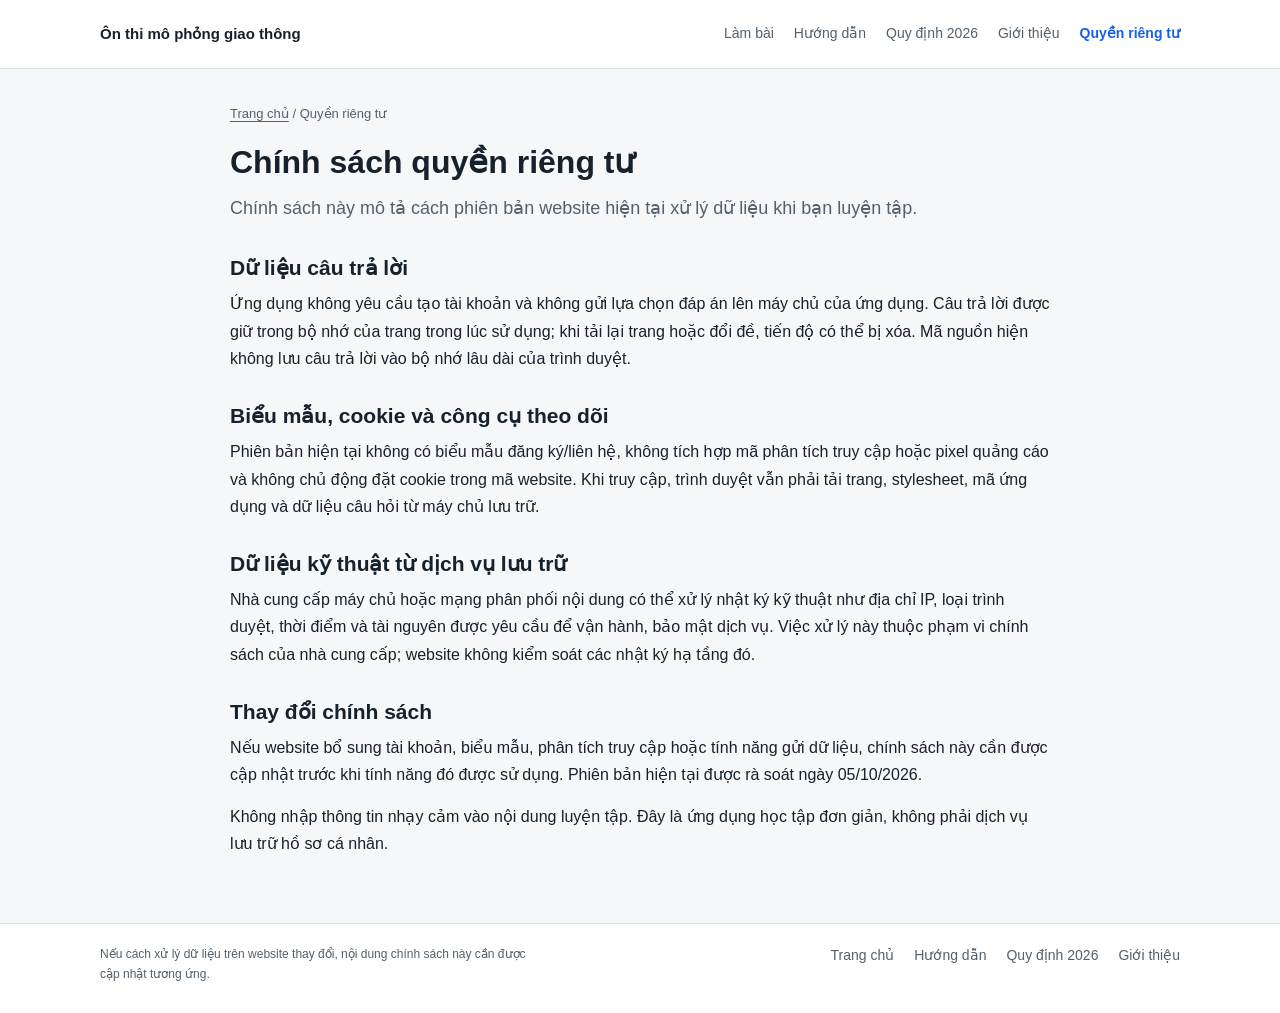
<file: chinh-sach-bao-mat.html>
<!DOCTYPE html>
<html lang="vi">
<head>
    <meta charset="UTF-8">
    <meta name="viewport" content="width=device-width, initial-scale=1.0">
    <title>Chính Sách Quyền Riêng Tư | Ôn Thi Mô Phỏng</title>
    <meta name="description" content="Chính sách quyền riêng tư của công cụ ôn thi mô phỏng: dữ liệu câu trả lời xử lý trong trình duyệt, không có tài khoản hay biểu mẫu thu thập trên website.">
    <meta name="robots" content="index,follow">
    <link rel="canonical" href="https://mo-phong-giao-thong.github.io/chinh-sach-bao-mat.html">
    <meta property="og:type" content="article">
    <meta property="og:locale" content="vi_VN">
    <meta property="og:site_name" content="Ôn Thi Mô Phỏng Giao Thông">
    <meta property="og:url" content="https://mo-phong-giao-thong.github.io/chinh-sach-bao-mat.html">
    <meta property="og:title" content="Chính Sách Quyền Riêng Tư">
    <meta property="og:description" content="Cách website xử lý câu trả lời và các giới hạn liên quan đến dữ liệu kỹ thuật của dịch vụ lưu trữ.">
    <link rel="icon" href="favicon.svg" type="image/svg+xml">
    <link rel="stylesheet" href="pages.css">
    <script type="application/ld+json">
    {
        "@context": "https://schema.org",
        "@type": "WebPage",
        "name": "Chính sách quyền riêng tư",
        "url": "https://mo-phong-giao-thong.github.io/chinh-sach-bao-mat.html",
        "inLanguage": "vi",
        "isPartOf": {
            "@type": "WebSite",
            "name": "Ôn Thi Mô Phỏng Giao Thông",
            "url": "https://mo-phong-giao-thong.github.io/"
        }
    }
    </script>
</head>
<body>
    <a class="skip-link" href="#main-content">Bỏ qua điều hướng</a>
    <header class="site-header">
        <div class="site-header-inner">
            <a class="site-brand" href="index.html">Ôn thi mô phỏng giao thông</a>
            <nav class="site-nav" aria-label="Điều hướng chính">
                <a href="index.html">Làm bài</a>
                <a href="huong-dan.html">Hướng dẫn</a>
                <a href="quy-dinh-2026.html">Quy định 2026</a>
                <a href="gioi-thieu.html">Giới thiệu</a>
                <a href="chinh-sach-bao-mat.html" aria-current="page">Quyền riêng tư</a>
            </nav>
        </div>
    </header>
    <main class="page-main" id="main-content">
        <nav class="breadcrumbs" aria-label="Đường dẫn">
            <a href="index.html">Trang chủ</a> / Quyền riêng tư
        </nav>
        <article>
            <h1>Chính sách quyền riêng tư</h1>
            <p class="page-lead">Chính sách này mô tả cách phiên bản website hiện tại xử lý dữ liệu khi bạn luyện tập.</p>

            <h2>Dữ liệu câu trả lời</h2>
            <p>Ứng dụng không yêu cầu tạo tài khoản và không gửi lựa chọn đáp án lên máy chủ của ứng dụng. Câu trả lời được giữ trong bộ nhớ của trang trong lúc sử dụng; khi tải lại trang hoặc đổi đề, tiến độ có thể bị xóa. Mã nguồn hiện không lưu câu trả lời vào bộ nhớ lâu dài của trình duyệt.</p>

            <h2>Biểu mẫu, cookie và công cụ theo dõi</h2>
            <p>Phiên bản hiện tại không có biểu mẫu đăng ký/liên hệ, không tích hợp mã phân tích truy cập hoặc pixel quảng cáo và không chủ động đặt cookie trong mã website. Khi truy cập, trình duyệt vẫn phải tải trang, stylesheet, mã ứng dụng và dữ liệu câu hỏi từ máy chủ lưu trữ.</p>

            <h2>Dữ liệu kỹ thuật từ dịch vụ lưu trữ</h2>
            <p>Nhà cung cấp máy chủ hoặc mạng phân phối nội dung có thể xử lý nhật ký kỹ thuật như địa chỉ IP, loại trình duyệt, thời điểm và tài nguyên được yêu cầu để vận hành, bảo mật dịch vụ. Việc xử lý này thuộc phạm vi chính sách của nhà cung cấp; website không kiểm soát các nhật ký hạ tầng đó.</p>

            <h2>Thay đổi chính sách</h2>
            <p>Nếu website bổ sung tài khoản, biểu mẫu, phân tích truy cập hoặc tính năng gửi dữ liệu, chính sách này cần được cập nhật trước khi tính năng đó được sử dụng. Phiên bản hiện tại được rà soát ngày 05/10/2026.</p>
            <p>Không nhập thông tin nhạy cảm vào nội dung luyện tập. Đây là ứng dụng học tập đơn giản, không phải dịch vụ lưu trữ hồ sơ cá nhân.</p>
        </article>
    </main>
    <footer class="page-footer">
        <div class="site-footer-inner">
            <p class="footer-note">Nếu cách xử lý dữ liệu trên website thay đổi, nội dung chính sách này cần được cập nhật tương ứng.</p>
            <nav class="site-footer-nav" aria-label="Liên kết thông tin">
                <a href="index.html">Trang chủ</a>
                <a href="huong-dan.html">Hướng dẫn</a>
                <a href="quy-dinh-2026.html">Quy định 2026</a>
                <a href="gioi-thieu.html">Giới thiệu</a>
            </nav>
        </div>
    </footer>
</body>
</html>
</file>
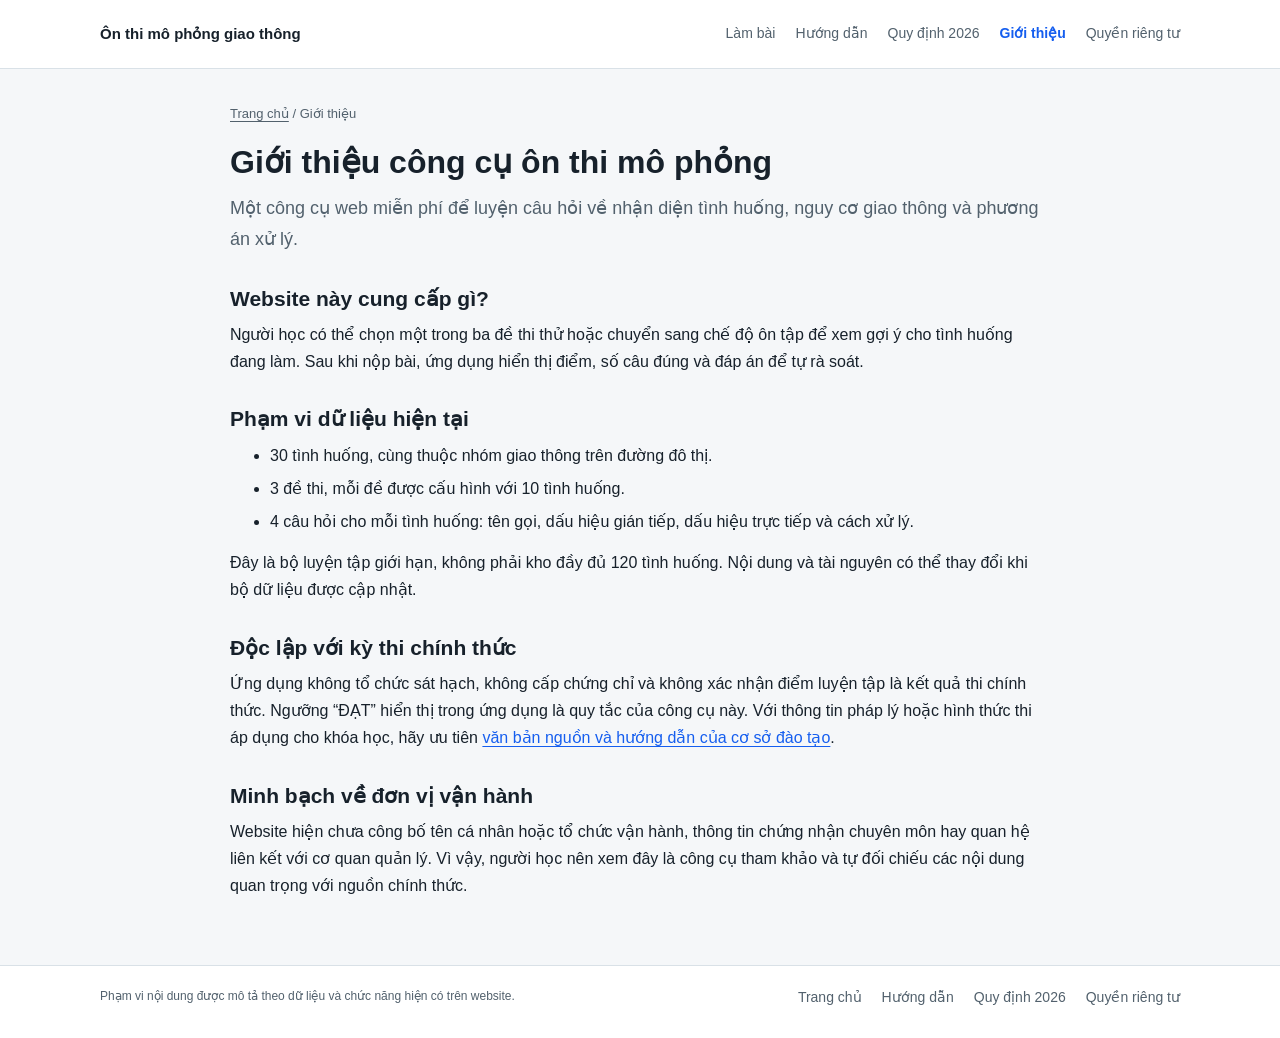
<file: gioi-thieu.html>
<!DOCTYPE html>
<html lang="vi">
<head>
    <meta charset="UTF-8">
    <meta name="viewport" content="width=device-width, initial-scale=1.0">
    <title>Giới Thiệu Website Ôn Thi Mô Phỏng Giao Thông</title>
    <meta name="description" content="Tìm hiểu mục đích, phạm vi dữ liệu và cách sử dụng công cụ ôn thi mô phỏng giao thông với 30 tình huống đô thị.">
    <meta name="robots" content="index,follow">
    <link rel="canonical" href="https://mo-phong-giao-thong.github.io/gioi-thieu.html">
    <meta property="og:type" content="article">
    <meta property="og:locale" content="vi_VN">
    <meta property="og:site_name" content="Ôn Thi Mô Phỏng Giao Thông">
    <meta property="og:url" content="https://mo-phong-giao-thong.github.io/gioi-thieu.html">
    <meta property="og:title" content="Giới Thiệu Website Ôn Thi Mô Phỏng Giao Thông">
    <meta property="og:description" content="Mục đích, phạm vi bộ câu hỏi và nguyên tắc sử dụng công cụ luyện tập.">
    <link rel="icon" href="favicon.svg" type="image/svg+xml">
    <link rel="stylesheet" href="pages.css">
    <script type="application/ld+json">
    {
        "@context": "https://schema.org",
        "@type": "AboutPage",
        "name": "Giới thiệu website Ôn Thi Mô Phỏng Giao Thông",
        "url": "https://mo-phong-giao-thong.github.io/gioi-thieu.html",
        "inLanguage": "vi",
        "isPartOf": {
            "@type": "WebSite",
            "name": "Ôn Thi Mô Phỏng Giao Thông",
            "url": "https://mo-phong-giao-thong.github.io/"
        }
    }
    </script>
</head>
<body>
    <a class="skip-link" href="#main-content">Bỏ qua điều hướng</a>
    <header class="site-header">
        <div class="site-header-inner">
            <a class="site-brand" href="index.html">Ôn thi mô phỏng giao thông</a>
            <nav class="site-nav" aria-label="Điều hướng chính">
                <a href="index.html">Làm bài</a>
                <a href="huong-dan.html">Hướng dẫn</a>
                <a href="quy-dinh-2026.html">Quy định 2026</a>
                <a href="gioi-thieu.html" aria-current="page">Giới thiệu</a>
                <a href="chinh-sach-bao-mat.html">Quyền riêng tư</a>
            </nav>
        </div>
    </header>
    <main class="page-main" id="main-content">
        <nav class="breadcrumbs" aria-label="Đường dẫn">
            <a href="index.html">Trang chủ</a> / Giới thiệu
        </nav>
        <article>
            <h1>Giới thiệu công cụ ôn thi mô phỏng</h1>
            <p class="page-lead">Một công cụ web miễn phí để luyện câu hỏi về nhận diện tình huống, nguy cơ giao thông và phương án xử lý.</p>

            <h2>Website này cung cấp gì?</h2>
            <p>Người học có thể chọn một trong ba đề thi thử hoặc chuyển sang chế độ ôn tập để xem gợi ý cho tình huống đang làm. Sau khi nộp bài, ứng dụng hiển thị điểm, số câu đúng và đáp án để tự rà soát.</p>

            <h2>Phạm vi dữ liệu hiện tại</h2>
            <ul>
                <li>30 tình huống, cùng thuộc nhóm giao thông trên đường đô thị.</li>
                <li>3 đề thi, mỗi đề được cấu hình với 10 tình huống.</li>
                <li>4 câu hỏi cho mỗi tình huống: tên gọi, dấu hiệu gián tiếp, dấu hiệu trực tiếp và cách xử lý.</li>
            </ul>
            <p>Đây là bộ luyện tập giới hạn, không phải kho đầy đủ 120 tình huống. Nội dung và tài nguyên có thể thay đổi khi bộ dữ liệu được cập nhật.</p>

            <h2>Độc lập với kỳ thi chính thức</h2>
            <p>Ứng dụng không tổ chức sát hạch, không cấp chứng chỉ và không xác nhận điểm luyện tập là kết quả thi chính thức. Ngưỡng “ĐẠT” hiển thị trong ứng dụng là quy tắc của công cụ này. Với thông tin pháp lý hoặc hình thức thi áp dụng cho khóa học, hãy ưu tiên <a href="quy-dinh-2026.html">văn bản nguồn và hướng dẫn của cơ sở đào tạo</a>.</p>

            <h2>Minh bạch về đơn vị vận hành</h2>
            <p>Website hiện chưa công bố tên cá nhân hoặc tổ chức vận hành, thông tin chứng nhận chuyên môn hay quan hệ liên kết với cơ quan quản lý. Vì vậy, người học nên xem đây là công cụ tham khảo và tự đối chiếu các nội dung quan trọng với nguồn chính thức.</p>
        </article>
    </main>
    <footer class="page-footer">
        <div class="site-footer-inner">
            <p class="footer-note">Phạm vi nội dung được mô tả theo dữ liệu và chức năng hiện có trên website.</p>
            <nav class="site-footer-nav" aria-label="Liên kết thông tin">
                <a href="index.html">Trang chủ</a>
                <a href="huong-dan.html">Hướng dẫn</a>
                <a href="quy-dinh-2026.html">Quy định 2026</a>
                <a href="chinh-sach-bao-mat.html">Quyền riêng tư</a>
            </nav>
        </div>
    </footer>
</body>
</html>
</file>
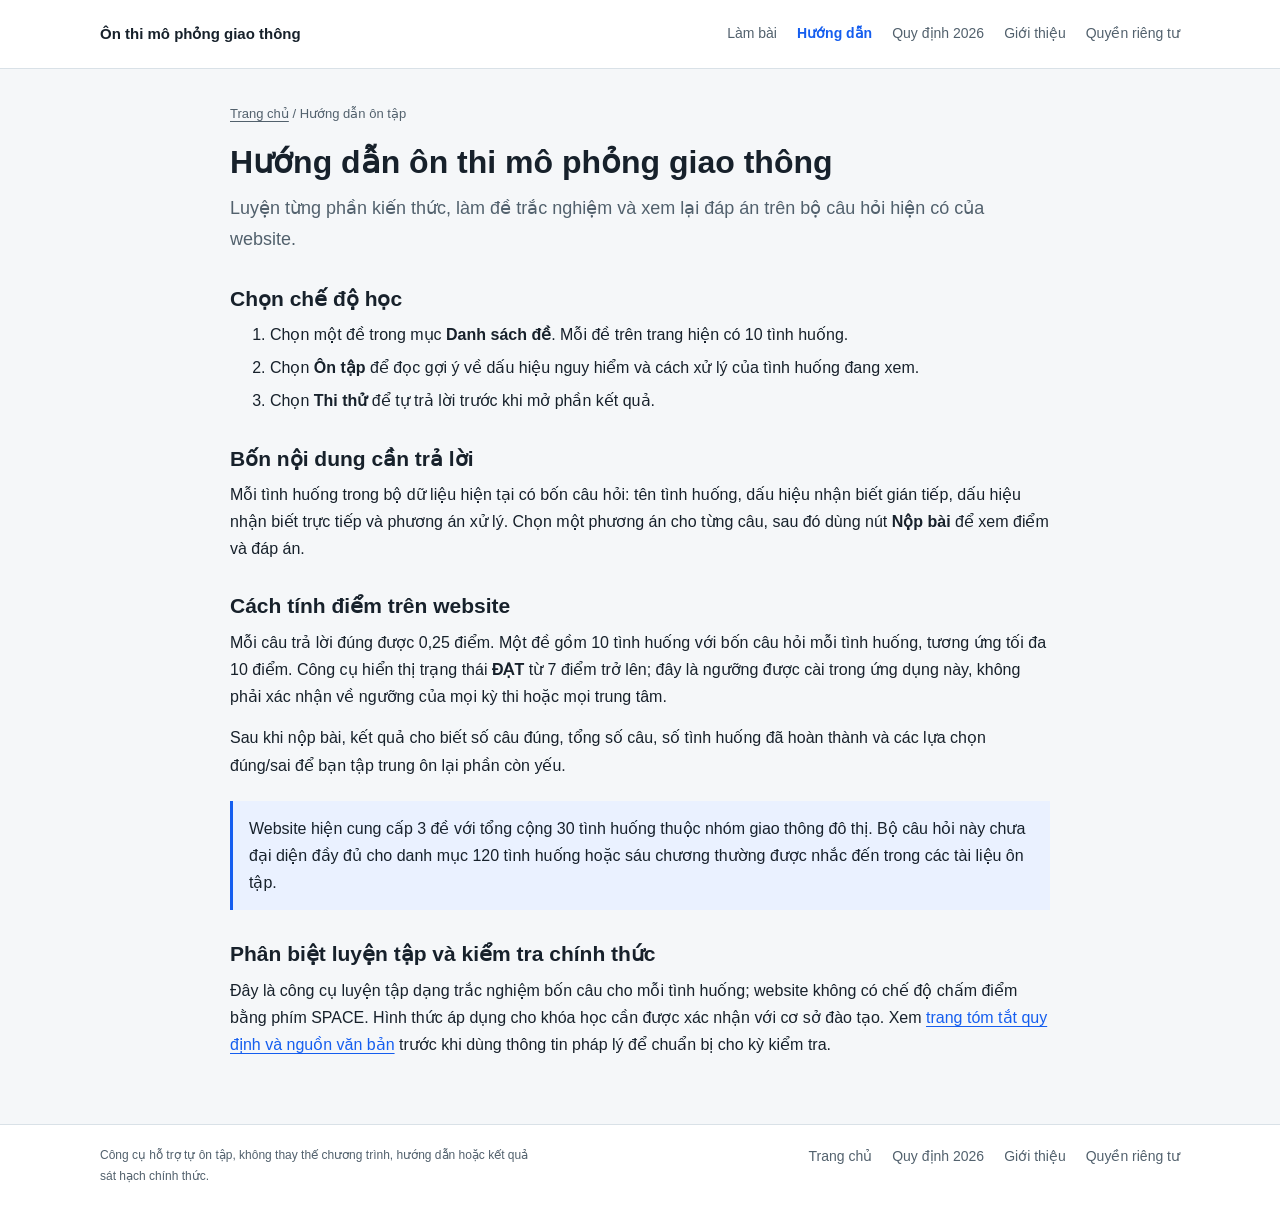
<file: huong-dan.html>
<!DOCTYPE html>
<html lang="vi">
<head>
    <meta charset="UTF-8">
    <meta name="viewport" content="width=device-width, initial-scale=1.0">
    <title>Hướng Dẫn Ôn Thi Mô Phỏng Giao Thông</title>
    <meta name="description" content="Hướng dẫn dùng chế độ ôn tập và thi thử mô phỏng giao thông, cách tính điểm và xem đáp án trên bộ 3 đề, 30 tình huống hiện có.">
    <meta name="robots" content="index,follow">
    <link rel="canonical" href="https://mo-phong-giao-thong.github.io/huong-dan.html">
    <meta property="og:type" content="article">
    <meta property="og:locale" content="vi_VN">
    <meta property="og:site_name" content="Ôn Thi Mô Phỏng Giao Thông">
    <meta property="og:url" content="https://mo-phong-giao-thong.github.io/huong-dan.html">
    <meta property="og:title" content="Hướng Dẫn Ôn Thi Mô Phỏng Giao Thông">
    <meta property="og:description" content="Cách ôn tập, làm đề thi thử và xem điểm cho 30 tình huống giao thông đô thị.">
    <link rel="icon" href="favicon.svg" type="image/svg+xml">
    <link rel="stylesheet" href="pages.css">
    <script type="application/ld+json">
    {
        "@context": "https://schema.org",
        "@type": "WebPage",
        "name": "Hướng dẫn ôn thi mô phỏng giao thông",
        "url": "https://mo-phong-giao-thong.github.io/huong-dan.html",
        "inLanguage": "vi",
        "isPartOf": {
            "@type": "WebSite",
            "name": "Ôn Thi Mô Phỏng Giao Thông",
            "url": "https://mo-phong-giao-thong.github.io/"
        }
    }
    </script>
</head>
<body>
    <a class="skip-link" href="#main-content">Bỏ qua điều hướng</a>
    <header class="site-header">
        <div class="site-header-inner">
            <a class="site-brand" href="index.html">Ôn thi mô phỏng giao thông</a>
            <nav class="site-nav" aria-label="Điều hướng chính">
                <a href="index.html">Làm bài</a>
                <a href="huong-dan.html" aria-current="page">Hướng dẫn</a>
                <a href="quy-dinh-2026.html">Quy định 2026</a>
                <a href="gioi-thieu.html">Giới thiệu</a>
                <a href="chinh-sach-bao-mat.html">Quyền riêng tư</a>
            </nav>
        </div>
    </header>
    <main class="page-main" id="main-content">
        <nav class="breadcrumbs" aria-label="Đường dẫn">
            <a href="index.html">Trang chủ</a> / Hướng dẫn ôn tập
        </nav>
        <article>
            <h1>Hướng dẫn ôn thi mô phỏng giao thông</h1>
            <p class="page-lead">Luyện từng phần kiến thức, làm đề trắc nghiệm và xem lại đáp án trên bộ câu hỏi hiện có của website.</p>

            <h2>Chọn chế độ học</h2>
            <ol>
                <li>Chọn một đề trong mục <strong>Danh sách đề</strong>. Mỗi đề trên trang hiện có 10 tình huống.</li>
                <li>Chọn <strong>Ôn tập</strong> để đọc gợi ý về dấu hiệu nguy hiểm và cách xử lý của tình huống đang xem.</li>
                <li>Chọn <strong>Thi thử</strong> để tự trả lời trước khi mở phần kết quả.</li>
            </ol>

            <h2>Bốn nội dung cần trả lời</h2>
            <p>Mỗi tình huống trong bộ dữ liệu hiện tại có bốn câu hỏi: tên tình huống, dấu hiệu nhận biết gián tiếp, dấu hiệu nhận biết trực tiếp và phương án xử lý. Chọn một phương án cho từng câu, sau đó dùng nút <strong>Nộp bài</strong> để xem điểm và đáp án.</p>

            <h2>Cách tính điểm trên website</h2>
            <p>Mỗi câu trả lời đúng được 0,25 điểm. Một đề gồm 10 tình huống với bốn câu hỏi mỗi tình huống, tương ứng tối đa 10 điểm. Công cụ hiển thị trạng thái <strong>ĐẠT</strong> từ 7 điểm trở lên; đây là ngưỡng được cài trong ứng dụng này, không phải xác nhận về ngưỡng của mọi kỳ thi hoặc mọi trung tâm.</p>
            <p>Sau khi nộp bài, kết quả cho biết số câu đúng, tổng số câu, số tình huống đã hoàn thành và các lựa chọn đúng/sai để bạn tập trung ôn lại phần còn yếu.</p>

            <aside class="page-note">
                Website hiện cung cấp 3 đề với tổng cộng 30 tình huống thuộc nhóm giao thông đô thị. Bộ câu hỏi này chưa đại diện đầy đủ cho danh mục 120 tình huống hoặc sáu chương thường được nhắc đến trong các tài liệu ôn tập.
            </aside>

            <h2>Phân biệt luyện tập và kiểm tra chính thức</h2>
            <p>Đây là công cụ luyện tập dạng trắc nghiệm bốn câu cho mỗi tình huống; website không có chế độ chấm điểm bằng phím SPACE. Hình thức áp dụng cho khóa học cần được xác nhận với cơ sở đào tạo. Xem <a href="quy-dinh-2026.html">trang tóm tắt quy định và nguồn văn bản</a> trước khi dùng thông tin pháp lý để chuẩn bị cho kỳ kiểm tra.</p>
        </article>
    </main>
    <footer class="page-footer">
        <div class="site-footer-inner">
            <p class="footer-note">Công cụ hỗ trợ tự ôn tập, không thay thế chương trình, hướng dẫn hoặc kết quả sát hạch chính thức.</p>
            <nav class="site-footer-nav" aria-label="Liên kết thông tin">
                <a href="index.html">Trang chủ</a>
                <a href="quy-dinh-2026.html">Quy định 2026</a>
                <a href="gioi-thieu.html">Giới thiệu</a>
                <a href="chinh-sach-bao-mat.html">Quyền riêng tư</a>
            </nav>
        </div>
    </footer>
</body>
</html>
</file>
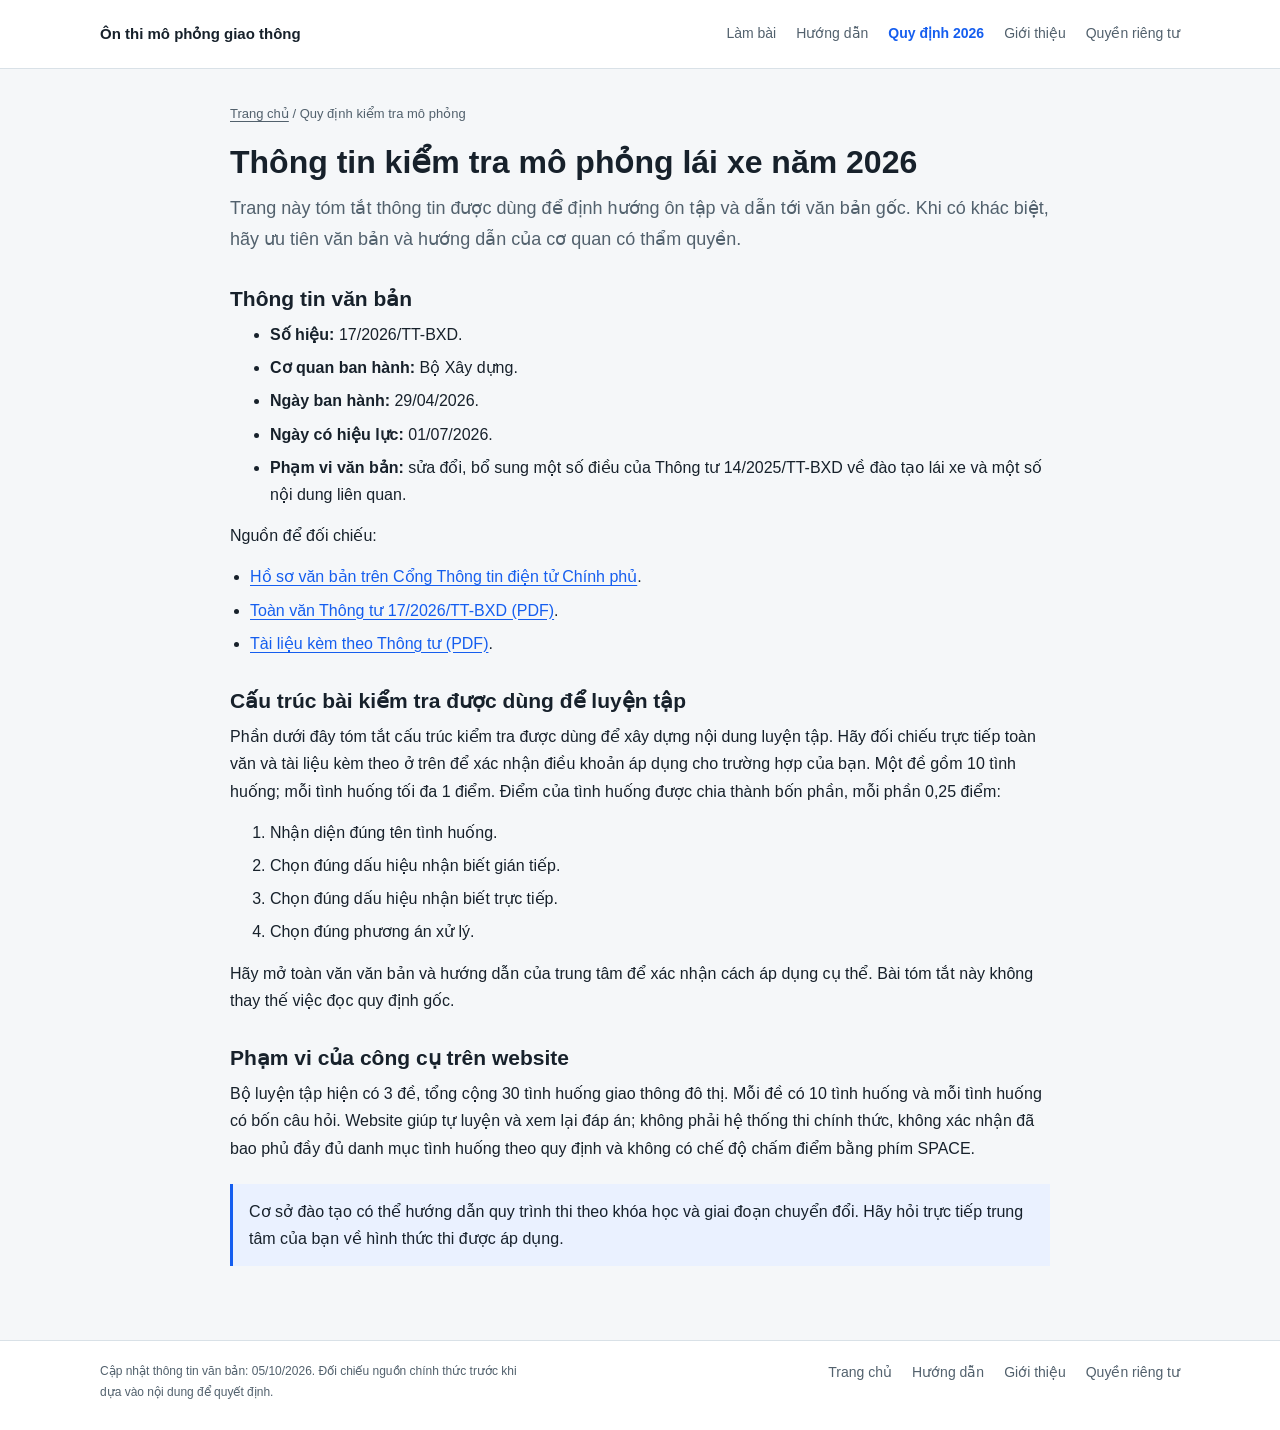
<file: quy-dinh-2026.html>
<!DOCTYPE html>
<html lang="vi">
<head>
    <meta charset="UTF-8">
    <meta name="viewport" content="width=device-width, initial-scale=1.0">
    <title>Quy Định Thi Mô Phỏng Lái Xe 2026 | Thông Tư 17</title>
    <meta name="description" content="Thông tin về Thông tư 17/2026/TT-BXD, ngày hiệu lực và cách tính điểm bài kiểm tra mô phỏng. Có liên kết tới văn bản trên Cổng Thông tin điện tử Chính phủ.">
    <meta name="robots" content="index,follow">
    <link rel="canonical" href="https://mo-phong-giao-thong.github.io/quy-dinh-2026.html">
    <meta property="og:type" content="article">
    <meta property="og:locale" content="vi_VN">
    <meta property="og:site_name" content="Ôn Thi Mô Phỏng Giao Thông">
    <meta property="og:url" content="https://mo-phong-giao-thong.github.io/quy-dinh-2026.html">
    <meta property="og:title" content="Quy Định Thi Mô Phỏng Lái Xe 2026">
    <meta property="og:description" content="Tóm tắt thông tin văn bản và cấu trúc ôn tập, kèm nguồn chính thức để đối chiếu.">
    <link rel="icon" href="favicon.svg" type="image/svg+xml">
    <link rel="stylesheet" href="pages.css">
    <script type="application/ld+json">
    {
        "@context": "https://schema.org",
        "@type": "WebPage",
        "name": "Quy định kiểm tra mô phỏng lái xe năm 2026",
        "url": "https://mo-phong-giao-thong.github.io/quy-dinh-2026.html",
        "inLanguage": "vi",
        "isPartOf": {
            "@type": "WebSite",
            "name": "Ôn Thi Mô Phỏng Giao Thông",
            "url": "https://mo-phong-giao-thong.github.io/"
        }
    }
    </script>
</head>
<body>
    <a class="skip-link" href="#main-content">Bỏ qua điều hướng</a>
    <header class="site-header">
        <div class="site-header-inner">
            <a class="site-brand" href="index.html">Ôn thi mô phỏng giao thông</a>
            <nav class="site-nav" aria-label="Điều hướng chính">
                <a href="index.html">Làm bài</a>
                <a href="huong-dan.html">Hướng dẫn</a>
                <a href="quy-dinh-2026.html" aria-current="page">Quy định 2026</a>
                <a href="gioi-thieu.html">Giới thiệu</a>
                <a href="chinh-sach-bao-mat.html">Quyền riêng tư</a>
            </nav>
        </div>
    </header>
    <main class="page-main" id="main-content">
        <nav class="breadcrumbs" aria-label="Đường dẫn">
            <a href="index.html">Trang chủ</a> / Quy định kiểm tra mô phỏng
        </nav>
        <article>
            <h1>Thông tin kiểm tra mô phỏng lái xe năm 2026</h1>
            <p class="page-lead">Trang này tóm tắt thông tin được dùng để định hướng ôn tập và dẫn tới văn bản gốc. Khi có khác biệt, hãy ưu tiên văn bản và hướng dẫn của cơ quan có thẩm quyền.</p>

            <h2>Thông tin văn bản</h2>
            <ul>
                <li><strong>Số hiệu:</strong> 17/2026/TT-BXD.</li>
                <li><strong>Cơ quan ban hành:</strong> Bộ Xây dựng.</li>
                <li><strong>Ngày ban hành:</strong> 29/04/2026.</li>
                <li><strong>Ngày có hiệu lực:</strong> 01/07/2026.</li>
                <li><strong>Phạm vi văn bản:</strong> sửa đổi, bổ sung một số điều của Thông tư 14/2025/TT-BXD về đào tạo lái xe và một số nội dung liên quan.</li>
            </ul>
            <p>Nguồn để đối chiếu:</p>
            <ul class="page-sources">
                <li><a href="https://chinhphu.vn/?pageid=27160&amp;docid=218042" target="_blank" rel="noopener noreferrer">Hồ sơ văn bản trên Cổng Thông tin điện tử Chính phủ</a>.</li>
                <li><a href="https://datafiles.chinhphu.vn/cpp/files/vbpq/2026/4/17-bxd.pdf" target="_blank" rel="noopener noreferrer">Toàn văn Thông tư 17/2026/TT-BXD (PDF)</a>.</li>
                <li><a href="https://datafiles.chinhphu.vn/cpp/files/vbpq/2026/4/17-bxd-kem.pdf" target="_blank" rel="noopener noreferrer">Tài liệu kèm theo Thông tư (PDF)</a>.</li>
            </ul>

            <h2>Cấu trúc bài kiểm tra được dùng để luyện tập</h2>
            <p>Phần dưới đây tóm tắt cấu trúc kiểm tra được dùng để xây dựng nội dung luyện tập. Hãy đối chiếu trực tiếp toàn văn và tài liệu kèm theo ở trên để xác nhận điều khoản áp dụng cho trường hợp của bạn. Một đề gồm 10 tình huống; mỗi tình huống tối đa 1 điểm. Điểm của tình huống được chia thành bốn phần, mỗi phần 0,25 điểm:</p>
            <ol>
                <li>Nhận diện đúng tên tình huống.</li>
                <li>Chọn đúng dấu hiệu nhận biết gián tiếp.</li>
                <li>Chọn đúng dấu hiệu nhận biết trực tiếp.</li>
                <li>Chọn đúng phương án xử lý.</li>
            </ol>
            <p>Hãy mở toàn văn văn bản và hướng dẫn của trung tâm để xác nhận cách áp dụng cụ thể. Bài tóm tắt này không thay thế việc đọc quy định gốc.</p>

            <h2>Phạm vi của công cụ trên website</h2>
            <p>Bộ luyện tập hiện có 3 đề, tổng cộng 30 tình huống giao thông đô thị. Mỗi đề có 10 tình huống và mỗi tình huống có bốn câu hỏi. Website giúp tự luyện và xem lại đáp án; không phải hệ thống thi chính thức, không xác nhận đã bao phủ đầy đủ danh mục tình huống theo quy định và không có chế độ chấm điểm bằng phím SPACE.</p>
            <aside class="page-note">Cơ sở đào tạo có thể hướng dẫn quy trình thi theo khóa học và giai đoạn chuyển đổi. Hãy hỏi trực tiếp trung tâm của bạn về hình thức thi được áp dụng.</aside>
        </article>
    </main>
    <footer class="page-footer">
        <div class="site-footer-inner">
            <p class="footer-note">Cập nhật thông tin văn bản: 05/10/2026. Đối chiếu nguồn chính thức trước khi dựa vào nội dung để quyết định.</p>
            <nav class="site-footer-nav" aria-label="Liên kết thông tin">
                <a href="index.html">Trang chủ</a>
                <a href="huong-dan.html">Hướng dẫn</a>
                <a href="gioi-thieu.html">Giới thiệu</a>
                <a href="chinh-sach-bao-mat.html">Quyền riêng tư</a>
            </nav>
        </div>
    </footer>
</body>
</html>
</file>
<file: pages.css>
:root {
  color-scheme: light;
  --page-ink: #17212b;
  --page-muted: #52616d;
  --page-line: #d9e1e7;
  --page-blue: #155eef;
  --page-bg: #f5f7f9;
}

* {
  box-sizing: border-box;
}

body {
  margin: 0;
  background: var(--page-bg);
  color: var(--page-ink);
  font-family: Inter, -apple-system, BlinkMacSystemFont, "Segoe UI", sans-serif;
  line-height: 1.7;
}

a {
  color: var(--page-blue);
  text-underline-offset: 3px;
}

a:hover {
  text-decoration-thickness: 2px;
}

.skip-link {
  position: absolute;
  top: 8px;
  left: 8px;
  z-index: 2;
  padding: 8px 12px;
  transform: translateY(-150%);
  background: #fff;
}

.skip-link:focus {
  transform: translateY(0);
}

.site-header {
  background: #fff;
  border-bottom: 1px solid var(--page-line);
}

.site-header-inner,
.site-footer-inner {
  width: min(100% - 40px, 1080px);
  margin: 0 auto;
}

.site-header-inner {
  min-height: 68px;
  display: flex;
  align-items: center;
  justify-content: space-between;
  gap: 24px;
}

.site-brand {
  color: var(--page-ink);
  font-size: 15px;
  font-weight: 700;
  text-decoration: none;
}

.site-nav,
.site-footer-nav {
  display: flex;
  flex-wrap: wrap;
  gap: 8px 20px;
}

.site-nav a,
.site-footer-nav a {
  color: var(--page-muted);
  font-size: 14px;
  text-decoration: none;
}

.site-nav a[aria-current="page"] {
  color: var(--page-blue);
  font-weight: 650;
}

.page-main {
  width: min(100% - 40px, 820px);
  min-height: calc(100vh - 150px);
  margin: 0 auto;
  padding: 34px 0 52px;
}

.breadcrumbs {
  margin-bottom: 18px;
  color: var(--page-muted);
  font-size: 13px;
}

.breadcrumbs a {
  color: inherit;
}

.page-main h1 {
  margin: 0 0 12px;
  font-size: 32px;
  line-height: 1.2;
}

.page-lead {
  margin: 0 0 28px;
  color: var(--page-muted);
  font-size: 18px;
}

.page-main h2 {
  margin: 30px 0 8px;
  font-size: 21px;
  line-height: 1.35;
}

.page-main h3 {
  margin: 22px 0 6px;
  font-size: 17px;
}

.page-main p,
.page-main ul,
.page-main ol {
  margin-top: 0;
  margin-bottom: 14px;
}

.page-main li + li {
  margin-top: 6px;
}

.page-note {
  margin: 22px 0;
  padding: 14px 16px;
  border-left: 3px solid var(--page-blue);
  background: #eaf1ff;
}

.page-sources {
  padding-left: 20px;
}

.page-footer {
  padding: 20px 0 28px;
  background: #fff;
  border-top: 1px solid var(--page-line);
}

.site-footer-inner {
  display: flex;
  align-items: flex-start;
  justify-content: space-between;
  gap: 24px;
}

.footer-note {
  max-width: 440px;
  margin: 0;
  color: var(--page-muted);
  font-size: 12px;
}

@media (max-width: 680px) {
  .site-header-inner,
  .site-footer-inner {
    width: min(100% - 32px, 1080px);
  }

  .site-header-inner,
  .site-footer-inner {
    align-items: flex-start;
    flex-direction: column;
    gap: 10px;
    padding: 14px 0;
  }

  .site-nav,
  .site-footer-nav {
    gap: 8px 16px;
  }

  .page-main {
    width: min(100% - 32px, 820px);
    padding-top: 26px;
  }

  .page-main h1 {
    font-size: 27px;
  }

  .page-lead {
    font-size: 16px;
  }
}
</file>
